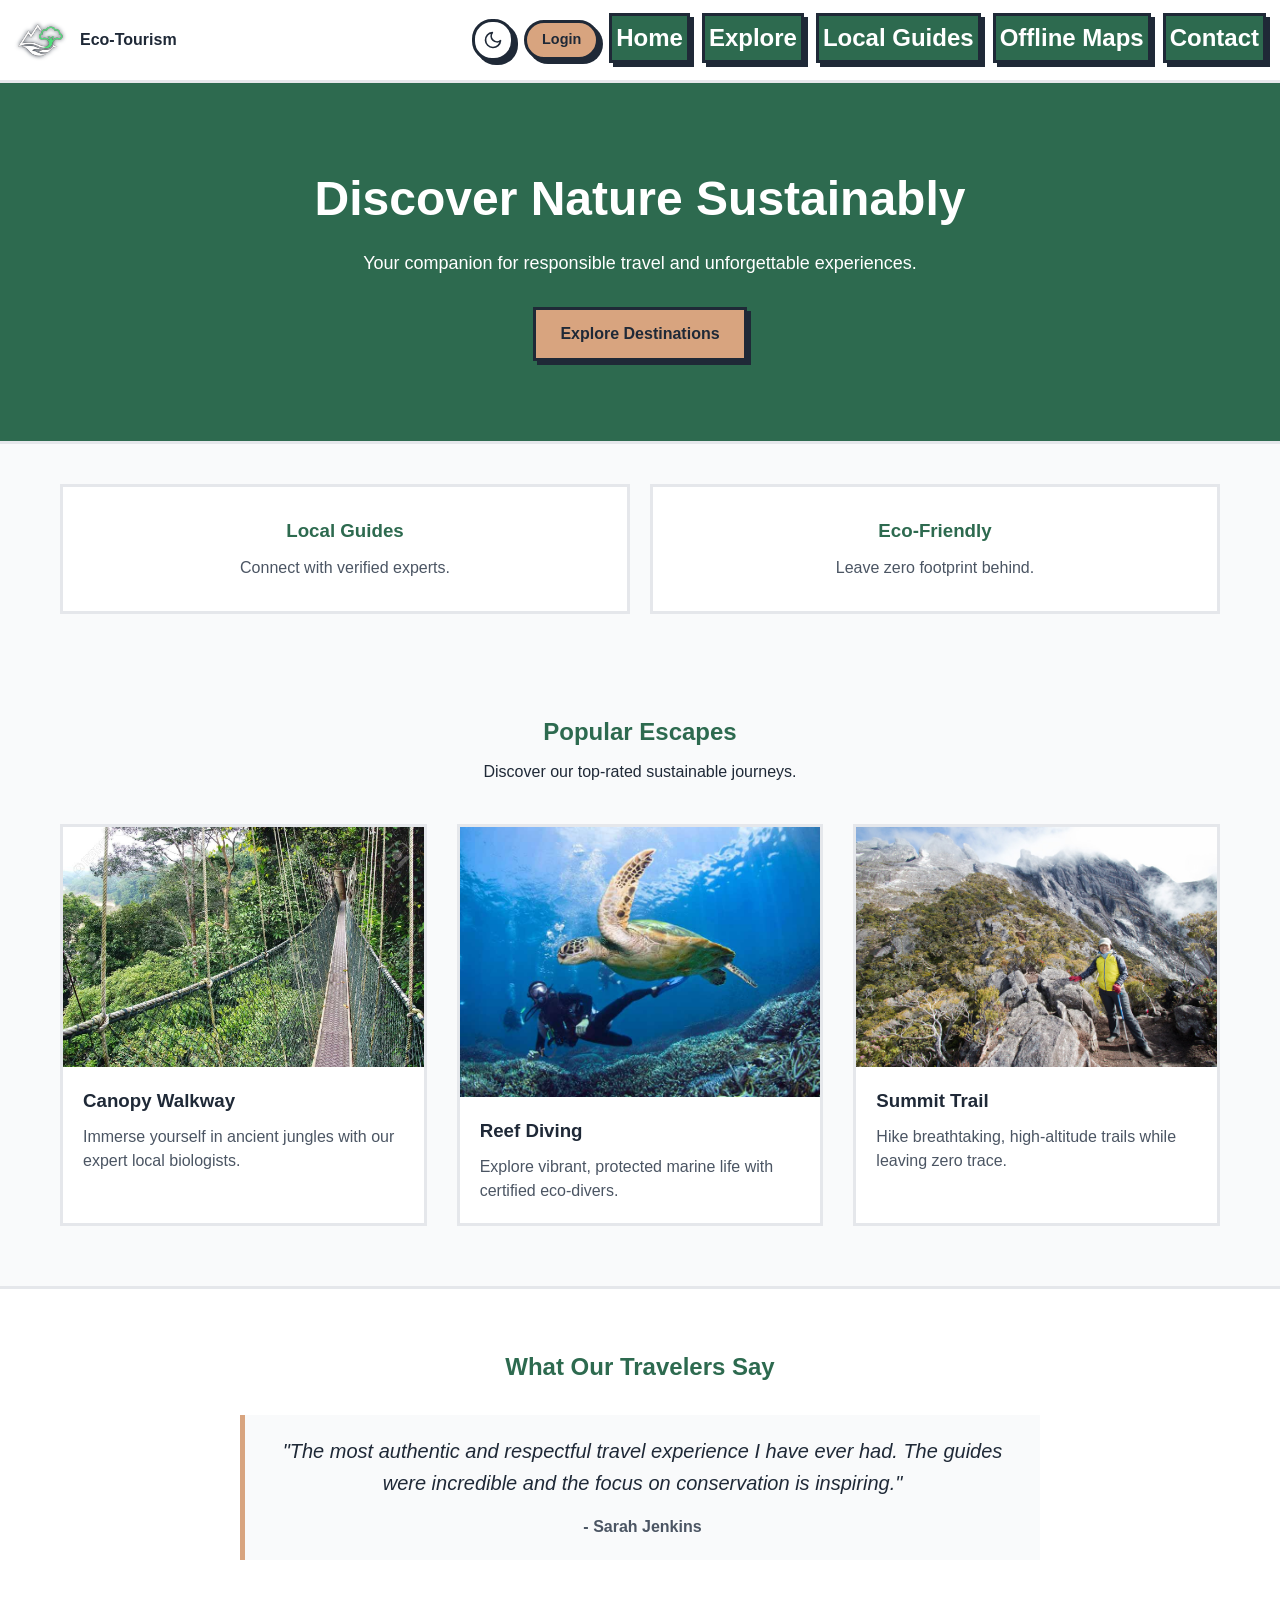
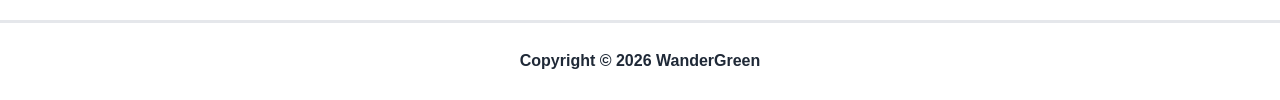
<file: index.html>
<!doctype html>
<html lang="en">
  <head>
    <meta charset="UTF-8" />
    <meta name="viewport" content="width=device-width, initial-scale=1.0" />
    <title>Eco-Tourism Guide App | Home</title>
    <link rel="stylesheet" href="css/style.css" />
    <link
      rel="icon"
      href="data:image/svg+xml,<svg xmlns=%22http://www.w3.org/2000/svg%22 viewBox=%220 0 100 100%22><text y=%22.9em%22 font-size=%2290%22>🌿</text></svg>"
    />
  </head>
  <body>
    <header>
      <div class="brand">
        <a
          href="index.html"
          style="display: flex; align-items: center; gap: 10px"
        >
          <img
            src="images/logo.svg"
            alt="Eco-Tourism Guide Logo"
            class="nav-logo"
          />
          <h1>Eco-Tourism</h1>
        </a>
      </div>

      <nav class="links">
        <div class="nav-controls">
          <button class="toggle-mode" aria-label="Toggle Theme">
            <svg
              class="icon-moon"
              xmlns="http://www.w3.org/2000/svg"
              width="20"
              height="20"
              viewBox="0 0 24 24"
              fill="none"
              stroke="currentColor"
              stroke-width="2"
              stroke-linecap="round"
              stroke-linejoin="round"
            >
              <path d="M21 12.79A9 9 0 1 1 11.21 3 7 7 0 0 0 21 12.79z"></path>
            </svg>
            <svg
              class="icon-sun"
              xmlns="http://www.w3.org/2000/svg"
              width="20"
              height="20"
              viewBox="0 0 24 24"
              fill="none"
              stroke="currentColor"
              stroke-width="2"
              stroke-linecap="round"
              stroke-linejoin="round"
            >
              <circle cx="12" cy="12" r="5"></circle>
              <line x1="12" y1="1" x2="12" y2="3"></line>
              <line x1="12" y1="21" x2="12" y2="23"></line>
              <line x1="4.22" y1="4.22" x2="5.64" y2="5.64"></line>
              <line x1="18.36" y1="18.36" x2="19.78" y2="19.78"></line>
              <line x1="1" y1="12" x2="3" y2="12"></line>
              <line x1="21" y1="12" x2="23" y2="12"></line>
              <line x1="4.22" y1="19.78" x2="5.64" y2="18.36"></line>
              <line x1="18.36" y1="5.64" x2="19.78" y2="4.22"></line>
            </svg>
          </button>

          <a href="#" class="cta-button" style="padding: 6px 15px; font-size: 0.9rem; border-radius: 20px; text-decoration: none;">Login</a>

          <button
            class="hamburger"
            id="mobile-menu-btn"
            aria-label="Toggle Menu"
          >
            &#9776;
          </button>
        </div>

        <ul class="nav-links">
          <li><a href="index.html">Home</a></li>
          <li><a href="destinations.html">Explore</a></li>
          <li><a href="guides.html">Local Guides</a></li>
          <li><a href="maps.html">Offline Maps</a></li>
          <li><a href="booking.html">Contact</a></li>
        </ul>
      </nav>
    </header>

    <main>
      <section id="hero">
        <h2>Discover Nature Sustainably</h2>
        <p>
          Your companion for responsible travel and unforgettable experiences.
        </p>
        <a href="destinations.html" class="cta-button">Explore Destinations</a>
      </section>

      <section id="features">
        <article class="feature-card">
          <h3>Local Guides</h3>
          <p>Connect with verified experts.</p>
        </article>
        <article class="feature-card">
          <h3>Eco-Friendly</h3>
          <p>Leave zero footprint behind.</p>
        </article>
      </section>

      <section id="featured-destinations">
        <div class="section-header">
          <h2>Popular Escapes</h2>
          <p>Discover our top-rated sustainable journeys.</p>
        </div>

        <div class="card-grid">
          <article class="destination-card">
            <img
              src="images/canopy-walkway-taman-negara.jpg"
              alt="Taman Negara"
            />
            <div class="card-content">
              <h3>Canopy Walkway</h3>
              <p>
                Immerse yourself in ancient jungles with our expert local
                biologists.
              </p>
            </div>
          </article>

          <article class="destination-card">
            <img src="images/khaiturtle.jpg" alt="Sipadan" />
            <div class="card-content">
              <h3>Reef Diving</h3>
              <p>
                Explore vibrant, protected marine life with certified
                eco-divers.
              </p>
            </div>
          </article>

          <article class="destination-card">
            <img src="images/ranau-trail.jpg" alt="Mount Kinabalu" />
            <div class="card-content">
              <h3>Summit Trail</h3>
              <p>
                Hike breathtaking, high-altitude trails while leaving zero
                trace.
              </p>
            </div>
          </article>
        </div>
      </section>

      <section id="testimonials">
        <h2>What Our Travelers Say</h2>
        <div class="testimonial-wrapper">
          <blockquote class="review">
            "The most authentic and respectful travel experience I have ever
            had. The guides were incredible and the focus on conservation is
            inspiring."
            <cite>- Sarah Jenkins</cite>
          </blockquote>
        </div>
      </section>
    </main>

    <footer><p>Copyright © 2026 WanderGreen</p></footer>

    <script src="https://ajax.googleapis.com/ajax/libs/jquery/3.7.1/jquery.min.js"></script>
    <script src="js/interactions.js"></script>
    <script src="js/main.js"></script>
  </body>
</html>
</file>
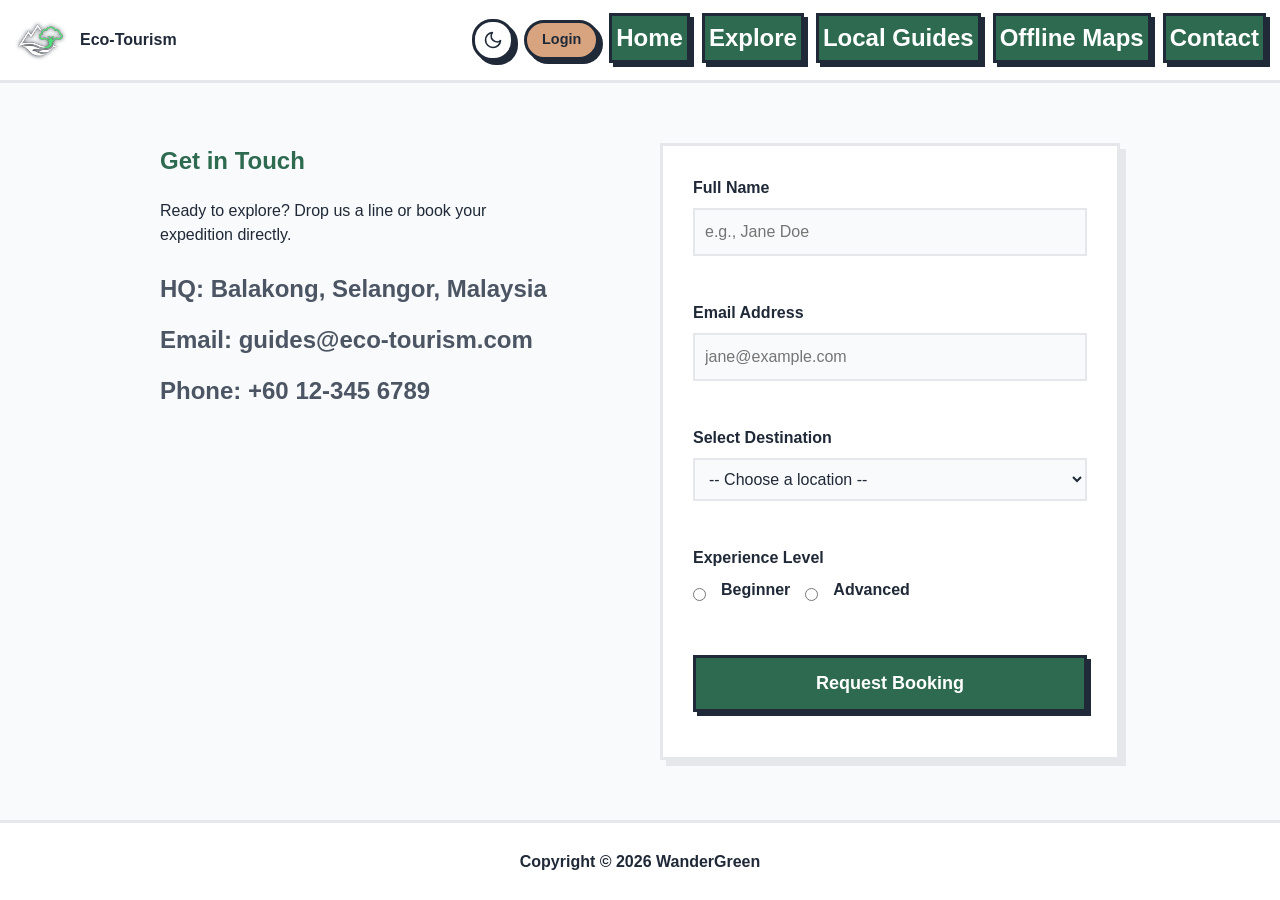
<file: booking.html>
<!doctype html>
<html lang="en">
  <head>
    <meta charset="UTF-8" />
    <meta name="viewport" content="width=device-width, initial-scale=1.0" />
    <title>Eco-Tourism Guide App | Contact & Booking</title>
    <link rel="stylesheet" href="css/style.css" />
    <link rel="icon" href="data:image/svg+xml,<svg xmlns=%22http://www.w3.org/2000/svg%22 viewBox=%220 0 100 100%22><text y=%22.9em%22 font-size=%2290%22>🌿</text></svg>">
  </head>
  <body>
    <header>
      <div class="brand">
        <a href="index.html" style="display: flex; align-items: center; gap: 10px;">
          <img src="images/logo.svg" alt="Eco-Tourism Guide Logo" class="nav-logo">
          <h1>Eco-Tourism</h1>
        </a>
      </div>

      <nav class="links">
        <div class="nav-controls">
          <button class="toggle-mode" aria-label="Toggle Theme">
            <svg class="icon-moon" xmlns="http://www.w3.org/2000/svg" width="20" height="20" viewBox="0 0 24 24" fill="none" stroke="currentColor" stroke-width="2" stroke-linecap="round" stroke-linejoin="round">
              <path d="M21 12.79A9 9 0 1 1 11.21 3 7 7 0 0 0 21 12.79z"></path>
            </svg>
            <svg class="icon-sun" xmlns="http://www.w3.org/2000/svg" width="20" height="20" viewBox="0 0 24 24" fill="none" stroke="currentColor" stroke-width="2" stroke-linecap="round" stroke-linejoin="round">
              <circle cx="12" cy="12" r="5"></circle>
              <line x1="12" y1="1" x2="12" y2="3"></line>
              <line x1="12" y1="21" x2="12" y2="23"></line>
              <line x1="4.22" y1="4.22" x2="5.64" y2="5.64"></line>
              <line x1="18.36" y1="18.36" x2="19.78" y2="19.78"></line>
              <line x1="1" y1="12" x2="3" y2="12"></line>
              <line x1="21" y1="12" x2="23" y2="12"></line>
              <line x1="4.22" y1="19.78" x2="5.64" y2="18.36"></line>
              <line x1="18.36" y1="5.64" x2="19.78" y2="4.22"></line>
            </svg>
          </button>

          <a href="#" class="cta-button" style="padding: 6px 15px; font-size: 0.9rem; border-radius: 20px; text-decoration: none;">Login</a>
          
          <button class="hamburger" id="mobile-menu-btn" aria-label="Toggle Menu">&#9776;</button>
        </div>

        <ul class="nav-links">
          <li><a href="index.html">Home</a></li>
          <li><a href="destinations.html">Explore</a></li>
          <li><a href="guides.html">Local Guides</a></li>
          <li><a href="maps.html">Offline Maps</a></li>
          <li><a href="booking.html">Contact</a></li>
        </ul>
      </nav>
    </header>

    <main>
      <section id="contact-container">
        <!-- Contact Info Block -->
        <aside class="contact-details">
          <h2>Get in Touch</h2>
          <p>Ready to explore? Drop us a line or book your expedition directly.</p><br>
          <ul class="info-list">
            <li><strong>HQ:</strong> Balakong, Selangor, Malaysia</li>
            <li><strong>Email:</strong> guides@eco-tourism.com</li>
            <li><strong>Phone:</strong> +60 12-345 6789</li>
          </ul>
        </aside>

        <!-- The Booking Form -->
        <div class="form-wrapper">
          <form id="booking-form" novalidate>
            
            <div class="form-group">
              <label for="fullName">Full Name</label>
              <input type="text" id="fullName" name="fullName" placeholder="e.g., Jane Doe">
              <span class="error-msg" id="nameError"></span>
            </div>

            <div class="form-group">
              <label for="emailAddr">Email Address</label>
              <input type="email" id="emailAddr" name="emailAddr" placeholder="jane@example.com">
              <span class="error-msg" id="emailError"></span>
            </div>

            <div class="form-group">
              <label for="destination">Select Destination</label>
              <select id="destination" name="destination">
                <option value="">-- Choose a location --</option>
                <option value="danum">Danum Valley Canopy</option>
                <option value="sipadan">Sipadan Reef Dive</option>
                <option value="kinabalu">Mount Kinabalu Summit</option>
              </select>
              <span class="error-msg" id="destError"></span>
            </div>

            <div class="form-group">
              <label>Experience Level</label>
              <div class="radio-group">
                <input type="radio" id="expBeginner" name="experience" value="beginner">
                <label for="expBeginner">Beginner</label>
                
                <input type="radio" id="expAdvanced" name="experience" value="advanced">
                <label for="expAdvanced">Advanced</label>
              </div>
              <span class="error-msg" id="radioError"></span>
            </div>

            <button type="submit" class="submit-btn">Request Booking</button>
            <div id="successMessage" class="success-msg"></div>
          </form>
        </div>
      </section>
    </main>

    <footer>
      <p>Copyright © 2026 WanderGreen</p>
    </footer>

    <script src="https://ajax.googleapis.com/ajax/libs/jquery/3.7.1/jquery.min.js"></script>
    <script src="js/interactions.js"></script>
    <script src="js/main.js"></script>
  </body>
</html>
</file>
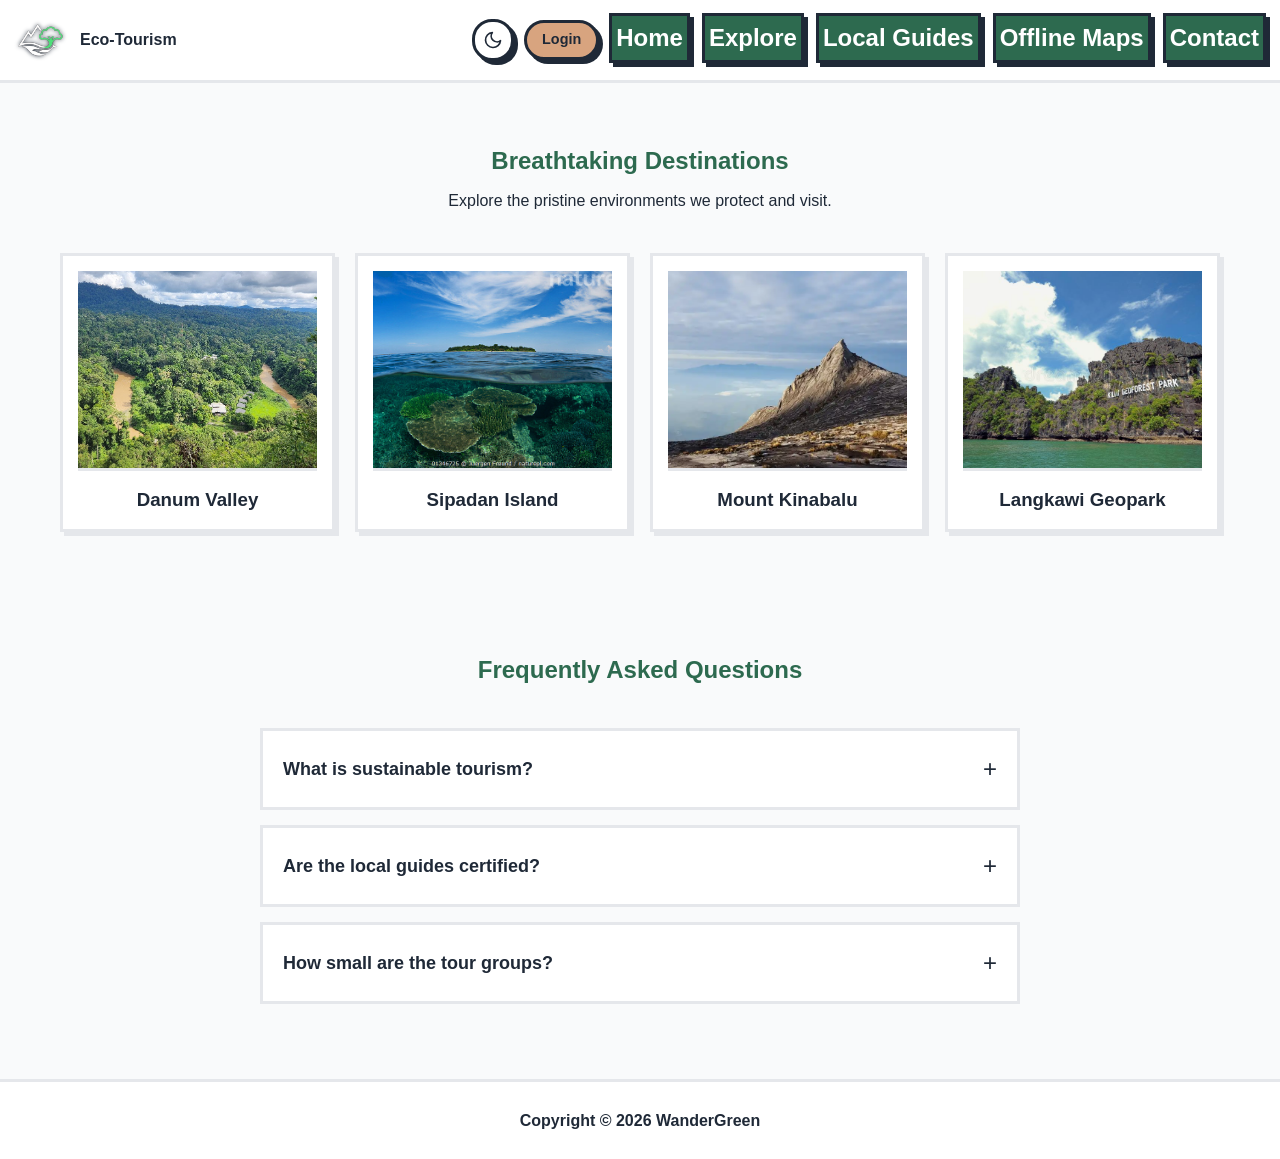
<file: destinations.html>
<!doctype html>
<html lang="en">
  <head>
    <meta charset="UTF-8" />
    <meta name="viewport" content="width=device-width, initial-scale=1.0" />
    <title>Eco-Tourism Guide App | Explore</title>
    <link rel="stylesheet" href="css/style.css" />
    <link rel="icon" href="data:image/svg+xml,<svg xmlns=%22http://www.w3.org/2000/svg%22 viewBox=%220 0 100 100%22><text y=%22.9em%22 font-size=%2290%22>🌿</text></svg>">
  </head>
  <body>
    <header>
      <div class="brand">
        <a href="index.html" style="display: flex; align-items: center; gap: 10px;">
          <img src="images/logo.svg" alt="Eco-Tourism Guide Logo" class="nav-logo">
          <h1>Eco-Tourism</h1>
        </a>
      </div>

      <nav class="links">
        <div class="nav-controls">
          <button class="toggle-mode" aria-label="Toggle Theme">
            <svg class="icon-moon" xmlns="http://www.w3.org/2000/svg" width="20" height="20" viewBox="0 0 24 24" fill="none" stroke="currentColor" stroke-width="2" stroke-linecap="round" stroke-linejoin="round">
              <path d="M21 12.79A9 9 0 1 1 11.21 3 7 7 0 0 0 21 12.79z"></path>
            </svg>
            <svg class="icon-sun" xmlns="http://www.w3.org/2000/svg" width="20" height="20" viewBox="0 0 24 24" fill="none" stroke="currentColor" stroke-width="2" stroke-linecap="round" stroke-linejoin="round">
              <circle cx="12" cy="12" r="5"></circle>
              <line x1="12" y1="1" x2="12" y2="3"></line>
              <line x1="12" y1="21" x2="12" y2="23"></line>
              <line x1="4.22" y1="4.22" x2="5.64" y2="5.64"></line>
              <line x1="18.36" y1="18.36" x2="19.78" y2="19.78"></line>
              <line x1="1" y1="12" x2="3" y2="12"></line>
              <line x1="21" y1="12" x2="23" y2="12"></line>
              <line x1="4.22" y1="19.78" x2="5.64" y2="18.36"></line>
              <line x1="18.36" y1="5.64" x2="19.78" y2="4.22"></line>
            </svg>
          </button>

          <a href="#" class="cta-button" style="padding: 6px 15px; font-size: 0.9rem; border-radius: 20px; text-decoration: none;">Login</a>

          <button class="hamburger" id="mobile-menu-btn" aria-label="Toggle Menu">&#9776;</button>
        </div>

        <ul class="nav-links">
          <li><a href="index.html">Home</a></li>
          <li><a href="destinations.html">Explore</a></li>
          <li><a href="guides.html">Local Guides</a></li>
          <li><a href="maps.html">Offline Maps</a></li>
          <li><a href="booking.html">Contact</a></li>
        </ul>
      </nav>
    </header>

    <main>
      <section id="gallery">
        <h2>Breathtaking Destinations</h2>
        <p>Explore the pristine environments we protect and visit.</p>
        
        <div class="gallery-grid">
          <article class="gallery-item">
            <img class="gallery-img" src="images/danum-valley.jpg" alt="Image: Rainforest">
            <h3>Danum Valley</h3>
          </article>
          <article class="gallery-item">
            <img class="gallery-img" src="images/sipadan.jpg" alt="Image: Coral Reef">
            <h3>Sipadan Island</h3>
          </article>
          <article class="gallery-item">
            <img class="gallery-img" src="images/kinabalu-peak.webp" alt="Image: Mountain Peak">
            <h3>Mount Kinabalu</h3>
          </article>
          <article class="gallery-item">
            <img class="gallery-img" src="images/langkawi-mangrove.jpg" alt="Image: Mangroves">
            <h3>Langkawi Geopark</h3>
          </article>
        </div>
      </section>

      <section id="faq">
        <h2>Frequently Asked Questions</h2>
        
        <div class="accordion">
          <div class="accordion-item">
            <button class="accordion-question">What is sustainable tourism?</button>
            <div class="accordion-answer">
              <p>Sustainable tourism minimizes the environmental impact of travel while supporting local communities and conservation efforts.</p>
            </div>
          </div>
          
          <div class="accordion-item">
            <button class="accordion-question">Are the local guides certified?</button>
            <div class="accordion-answer">
              <p>Yes, all our local guides are thoroughly vetted, trained in first aid, and certified in local ecological conservation practices.</p>
            </div>
          </div>
          
          <div class="accordion-item">
            <button class="accordion-question">How small are the tour groups?</button>
            <div class="accordion-answer">
              <p>To ensure zero footprint and a highly personalized experience, we cap all our expeditions at a maximum of 8 travelers.</p>
            </div>
          </div>
        </div>
      </section>
    </main>

    <footer>
      <p>Copyright © 2026 WanderGreen</p>
    </footer>

    <script src="https://ajax.googleapis.com/ajax/libs/jquery/3.7.1/jquery.min.js"></script>
    <script src="js/interactions.js"></script>
    <script src="js/main.js"></script>
  </body>
</html>
</file>
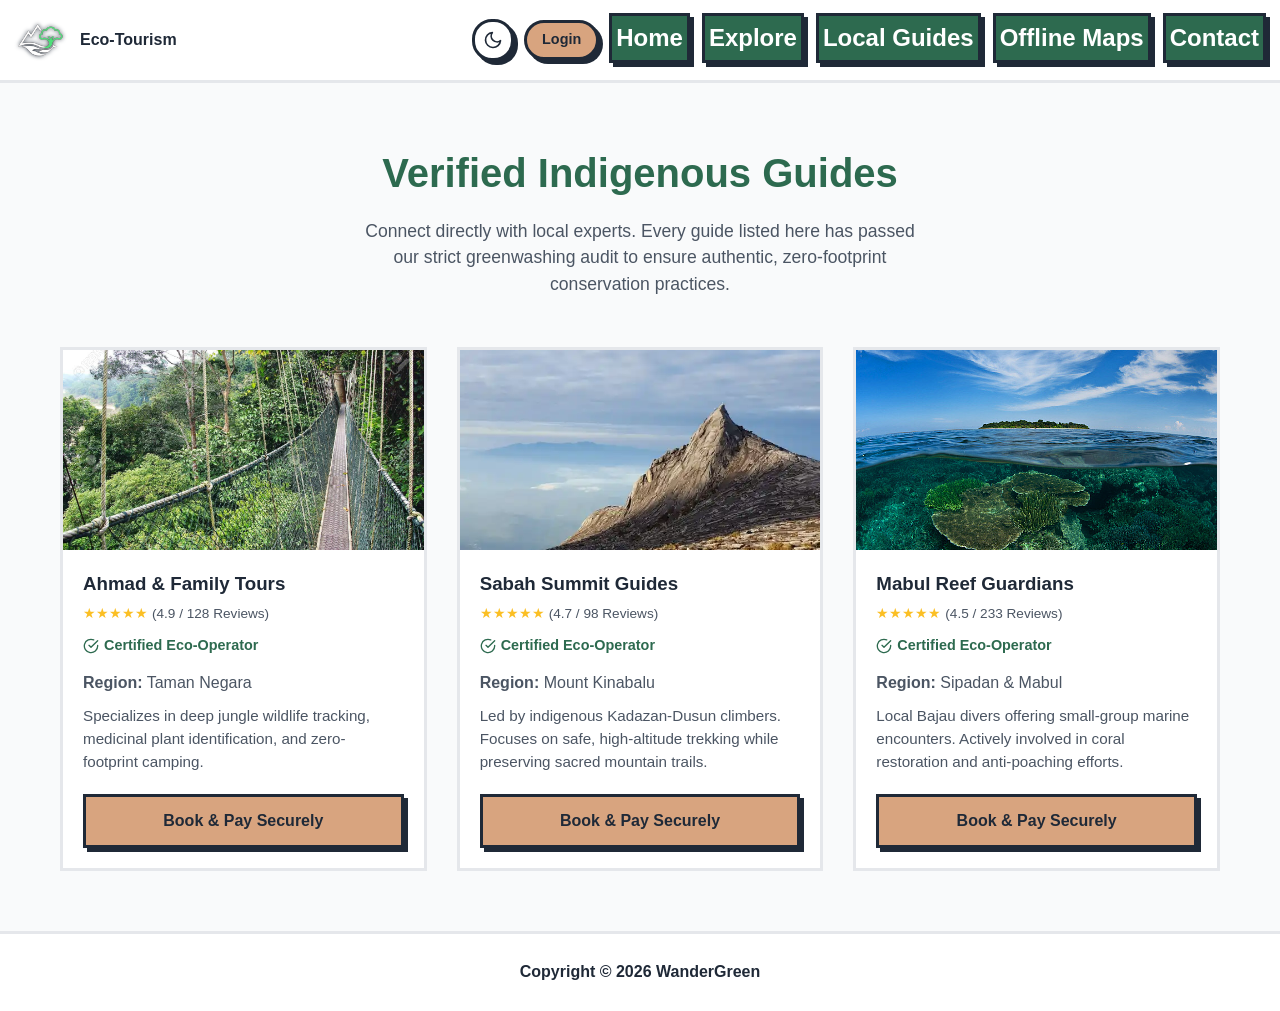
<file: guides.html>
<!doctype html>
<html lang="en">
  <head>
    <meta charset="UTF-8" />
    <meta name="viewport" content="width=device-width, initial-scale=1.0" />
    <title>Eco-Tourism Guide App | Local Guides</title>
    <link rel="stylesheet" href="css/style.css" />
    <link rel="icon" href="data:image/svg+xml,<svg xmlns=%22http://www.w3.org/2000/svg%22 viewBox=%220 0 100 100%22><text y=%22.9em%22 font-size=%2290%22>🌿</text></svg>">
  </head>
  <body>
    <header>
      <div class="brand">
        <a
          href="index.html"
          style="display: flex; align-items: center; gap: 10px"
        >
          <img
            src="images/logo.svg"
            alt="Eco-Tourism Guide Logo"
            class="nav-logo"
          />
          <h1>Eco-Tourism</h1>
        </a>
      </div>

      <nav class="links">
        <div class="nav-controls">
          <button class="toggle-mode" aria-label="Toggle Theme">
            <svg
              class="icon-moon"
              xmlns="http://www.w3.org/2000/svg"
              width="20"
              height="20"
              viewBox="0 0 24 24"
              fill="none"
              stroke="currentColor"
              stroke-width="2"
              stroke-linecap="round"
              stroke-linejoin="round"
            >
              <path d="M21 12.79A9 9 0 1 1 11.21 3 7 7 0 0 0 21 12.79z"></path>
            </svg>
            <svg
              class="icon-sun"
              xmlns="http://www.w3.org/2000/svg"
              width="20"
              height="20"
              viewBox="0 0 24 24"
              fill="none"
              stroke="currentColor"
              stroke-width="2"
              stroke-linecap="round"
              stroke-linejoin="round"
            >
              <circle cx="12" cy="12" r="5"></circle>
              <line x1="12" y1="1" x2="12" y2="3"></line>
              <line x1="12" y1="21" x2="12" y2="23"></line>
              <line x1="4.22" y1="4.22" x2="5.64" y2="5.64"></line>
              <line x1="18.36" y1="18.36" x2="19.78" y2="19.78"></line>
              <line x1="1" y1="12" x2="3" y2="12"></line>
              <line x1="21" y1="12" x2="23" y2="12"></line>
              <line x1="4.22" y1="19.78" x2="5.64" y2="18.36"></line>
              <line x1="18.36" y1="5.64" x2="19.78" y2="4.22"></line>
            </svg>
          </button>

          <a href="#" class="cta-button" style="padding: 6px 15px; font-size: 0.9rem; border-radius: 20px; text-decoration: none;">Login</a>
          
          <button
            class="hamburger"
            id="mobile-menu-btn"
            aria-label="Toggle Menu"
          >
            &#9776;
          </button>
        </div>

        <ul class="nav-links">
          <li><a href="index.html">Home</a></li>
          <li><a href="destinations.html">Explore</a></li>
          <li><a href="guides.html">Local Guides</a></li>
          <li><a href="maps.html">Offline Maps</a></li>
          <li><a href="booking.html">Contact</a></li>
        </ul>
      </nav>
    </header>

    <main>
      <section id="guides-directory" style="padding: 60px 20px; max-width: 1200px; margin: 0 auto;">
        
        <div class="section-header" style="text-align: center; margin-bottom: 50px;">
          <h2 style="color: var(--primary-color); font-size: 2.5rem; margin-bottom: 15px;">Verified Indigenous Guides</h2>
          <p style="font-size: 1.1rem; color: var(--text-secondary); max-width: 600px; margin: 0 auto;">
            Connect directly with local experts. Every guide listed here has passed our strict greenwashing audit to ensure authentic, zero-footprint conservation practices.
          </p>
        </div>

        <div class="card-grid">
          
          <article class="destination-card">
            <img src="images/canopy-walkway-taman-negara.jpg" alt="Taman Negara Canopy" style="height: 200px; object-fit: cover;">
            <div class="card-content">
              <h3 style="margin-bottom: 5px;">Ahmad & Family Tours</h3>

              <div style="color: #fbbf24; font-size: 0.9rem; margin-bottom: 10px;">
                ★★★★★ <span style="color: var(--text-secondary); font-size: 0.85rem;">(4.9 / 128 Reviews)</span>
              </div>

              <div style="display: flex; align-items: center; gap: 5px; margin-bottom: 15px; color: var(--primary-color); font-weight: bold; font-size: 0.9rem;">
                <svg width="16" height="16" viewBox="0 0 24 24" fill="none" stroke="currentColor" stroke-width="2" stroke-linecap="round" stroke-linejoin="round"><path d="M22 11.08V12a10 10 0 1 1-5.93-9.14"></path><polyline points="22 4 12 14.01 9 11.01"></polyline></svg>
                <span>Certified Eco-Operator</span>
              </div>
              <p style="margin-bottom: 10px;"><strong>Region:</strong> Taman Negara</p>
              <p style="font-size: 0.95rem; margin-bottom: 20px;">Specializes in deep jungle wildlife tracking, medicinal plant identification, and zero-footprint camping.</p>
              <button class="cta-button" style="width: 100%;">Book & Pay Securely</button>
            </div>
          </article>

          <article class="destination-card">
            <img src="images/kinabalu-peak.webp" alt="Mount Kinabalu Peak" style="height: 200px; object-fit: cover;">
            <div class="card-content">
              <h3 style="margin-bottom: 5px;">Sabah Summit Guides</h3>

              <div style="color: #fbbf24; font-size: 0.9rem; margin-bottom: 10px;">
                ★★★★★ <span style="color: var(--text-secondary); font-size: 0.85rem;">(4.7 / 98 Reviews)</span>
              </div>

              <div style="display: flex; align-items: center; gap: 5px; margin-bottom: 15px; color: var(--primary-color); font-weight: bold; font-size: 0.9rem;">
                <svg width="16" height="16" viewBox="0 0 24 24" fill="none" stroke="currentColor" stroke-width="2" stroke-linecap="round" stroke-linejoin="round"><path d="M22 11.08V12a10 10 0 1 1-5.93-9.14"></path><polyline points="22 4 12 14.01 9 11.01"></polyline></svg>
                <span>Certified Eco-Operator</span>
              </div>
              <p style="margin-bottom: 10px;"><strong>Region:</strong> Mount Kinabalu</p>
              <p style="font-size: 0.95rem; margin-bottom: 20px;">Led by indigenous Kadazan-Dusun climbers. Focuses on safe, high-altitude trekking while preserving sacred mountain trails.</p>

              <button class="cta-button" style="width: 100%;">Book & Pay Securely</button>
            </div>
          </article>

          <article class="destination-card">
            <img src="images/sipadan.jpg" alt="Sipadan Reef" style="height: 200px; object-fit: cover;">
            <div class="card-content">
              <h3 style="margin-bottom: 5px;">Mabul Reef Guardians</h3>

              <div style="color: #fbbf24; font-size: 0.9rem; margin-bottom: 10px;">
                ★★★★★ <span style="color: var(--text-secondary); font-size: 0.85rem;">(4.5 / 233 Reviews)</span>
              </div>

              <div style="display: flex; align-items: center; gap: 5px; margin-bottom: 15px; color: var(--primary-color); font-weight: bold; font-size: 0.9rem;">
                <svg width="16" height="16" viewBox="0 0 24 24" fill="none" stroke="currentColor" stroke-width="2" stroke-linecap="round" stroke-linejoin="round"><path d="M22 11.08V12a10 10 0 1 1-5.93-9.14"></path><polyline points="22 4 12 14.01 9 11.01"></polyline></svg>
                <span>Certified Eco-Operator</span>
              </div>
              <p style="margin-bottom: 10px;"><strong>Region:</strong> Sipadan & Mabul</p>
              <p style="font-size: 0.95rem; margin-bottom: 20px;">Local Bajau divers offering small-group marine encounters. Actively involved in coral restoration and anti-poaching efforts.</p>
              <button class="cta-button" style="width: 100%;">Book & Pay Securely</button>
            </div>
          </article>

        </div>
      </section>
    </main>

    <footer>
      <p>Copyright © 2026 WanderGreen</p>
    </footer>

    <script src="https://ajax.googleapis.com/ajax/libs/jquery/3.7.1/jquery.min.js"></script>
    <script src="js/interactions.js"></script>
    <script src="js/main.js"></script>
  </body>
</html>
</file>
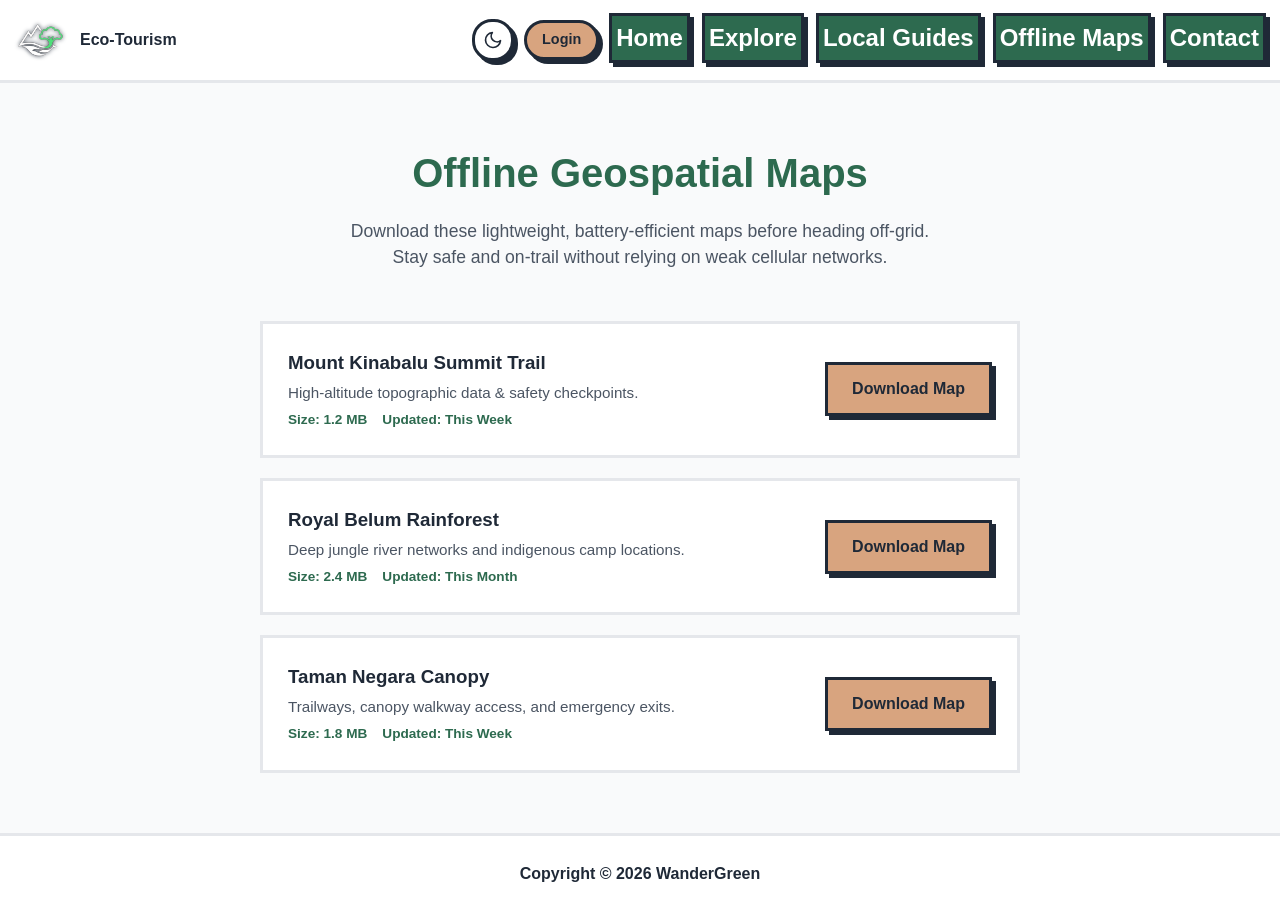
<file: maps.html>
<!doctype html>
<html lang="en">
  <head>
    <meta charset="UTF-8" />
    <meta name="viewport" content="width=device-width, initial-scale=1.0" />
    <title>Eco-Tourism Guide App | Maps</title>
    <link rel="stylesheet" href="css/style.css" />
    <link rel="icon" href="data:image/svg+xml,<svg xmlns=%22http://www.w3.org/2000/svg%22 viewBox=%220 0 100 100%22><text y=%22.9em%22 font-size=%2290%22>🌿</text></svg>">
  </head>
  <body>
    <header>
      <div class="brand">
        <a
          href="index.html"
          style="display: flex; align-items: center; gap: 10px"
        >
          <img
            src="images/logo.svg"
            alt="Eco-Tourism Guide Logo"
            class="nav-logo"
          />
          <h1>Eco-Tourism</h1>
        </a>
      </div>

      <nav class="links">
        <div class="nav-controls">
          <button class="toggle-mode" aria-label="Toggle Theme">
            <svg
              class="icon-moon"
              xmlns="http://www.w3.org/2000/svg"
              width="20"
              height="20"
              viewBox="0 0 24 24"
              fill="none"
              stroke="currentColor"
              stroke-width="2"
              stroke-linecap="round"
              stroke-linejoin="round"
            >
              <path d="M21 12.79A9 9 0 1 1 11.21 3 7 7 0 0 0 21 12.79z"></path>
            </svg>
            <svg
              class="icon-sun"
              xmlns="http://www.w3.org/2000/svg"
              width="20"
              height="20"
              viewBox="0 0 24 24"
              fill="none"
              stroke="currentColor"
              stroke-width="2"
              stroke-linecap="round"
              stroke-linejoin="round"
            >
              <circle cx="12" cy="12" r="5"></circle>
              <line x1="12" y1="1" x2="12" y2="3"></line>
              <line x1="12" y1="21" x2="12" y2="23"></line>
              <line x1="4.22" y1="4.22" x2="5.64" y2="5.64"></line>
              <line x1="18.36" y1="18.36" x2="19.78" y2="19.78"></line>
              <line x1="1" y1="12" x2="3" y2="12"></line>
              <line x1="21" y1="12" x2="23" y2="12"></line>
              <line x1="4.22" y1="19.78" x2="5.64" y2="18.36"></line>
              <line x1="18.36" y1="5.64" x2="19.78" y2="4.22"></line>
            </svg>
          </button>

          <a href="#" class="cta-button" style="padding: 6px 15px; font-size: 0.9rem; border-radius: 20px; text-decoration: none;">Login</a>

          <button
            class="hamburger"
            id="mobile-menu-btn"
            aria-label="Toggle Menu"
          >
            &#9776;
          </button>
        </div>

        <ul class="nav-links">
          <li><a href="index.html">Home</a></li>
          <li><a href="destinations.html">Explore</a></li>
          <li><a href="guides.html">Local Guides</a></li>
          <li><a href="maps.html">Offline Maps</a></li>
          <li><a href="booking.html">Contact</a></li>
        </ul>
      </nav>
    </header>

    <main>
      <section id="offline-maps" style="padding: 60px 20px; max-width: 800px; margin: 0 auto;">
        
        <div class="section-header" style="text-align: center; margin-bottom: 50px;">
          <h2 style="color: var(--primary-color); font-size: 2.5rem; margin-bottom: 15px;">Offline Geospatial Maps</h2>
          <p style="font-size: 1.1rem; color: var(--text-secondary); max-width: 600px; margin: 0 auto;">
            Download these lightweight, battery-efficient maps before heading off-grid. Stay safe and on-trail without relying on weak cellular networks.
          </p>
        </div>

        <div style="display: flex; flex-direction: column; gap: 20px;">
          
          <div class="map-item" style="border: 3px solid var(--border-color); padding: 25px; background-color: var(--surface-color); display: flex; justify-content: space-between; align-items: center; flex-wrap: wrap; gap: 15px;">
            <div class="map-info">
              <h3 style="color: var(--text-primary); margin-bottom: 5px;">Mount Kinabalu Summit Trail</h3>
              <p style="font-size: 0.95rem; color: var(--text-secondary); margin-bottom: 5px;">High-altitude topographic data & safety checkpoints.</p>
              <div style="display: flex; gap: 15px; font-size: 0.85rem; font-weight: bold; color: var(--primary-color);">
                <span>Size: 1.2 MB</span>
                <span>Updated: This Week</span>
              </div>
            </div>
            <button class="cta-button download-btn" style="min-width: 160px; text-align: center;">Download Map</button>
          </div>

          <div class="map-item" style="border: 3px solid var(--border-color); padding: 25px; background-color: var(--surface-color); display: flex; justify-content: space-between; align-items: center; flex-wrap: wrap; gap: 15px;">
            <div class="map-info">
              <h3 style="color: var(--text-primary); margin-bottom: 5px;">Royal Belum Rainforest</h3>
              <p style="font-size: 0.95rem; color: var(--text-secondary); margin-bottom: 5px;">Deep jungle river networks and indigenous camp locations.</p>
              <div style="display: flex; gap: 15px; font-size: 0.85rem; font-weight: bold; color: var(--primary-color);">
                <span>Size: 2.4 MB</span>
                <span>Updated: This Month</span>
              </div>
            </div>
            <button class="cta-button download-btn" style="min-width: 160px; text-align: center;">Download Map</button>
          </div>

          <div class="map-item" style="border: 3px solid var(--border-color); padding: 25px; background-color: var(--surface-color); display: flex; justify-content: space-between; align-items: center; flex-wrap: wrap; gap: 15px;">
            <div class="map-info">
              <h3 style="color: var(--text-primary); margin-bottom: 5px;">Taman Negara Canopy</h3>
              <p style="font-size: 0.95rem; color: var(--text-secondary); margin-bottom: 5px;">Trailways, canopy walkway access, and emergency exits.</p>
              <div style="display: flex; gap: 15px; font-size: 0.85rem; font-weight: bold; color: var(--primary-color);">
                <span>Size: 1.8 MB</span>
                <span>Updated: This Week</span>
              </div>
            </div>
            <button class="cta-button download-btn" style="min-width: 160px; text-align: center;">Download Map</button>
          </div>

        </div>
      </section>
    </main>

    <footer>
      <p>Copyright © 2026 WanderGreen</p>
    </footer>

    <script src="https://ajax.googleapis.com/ajax/libs/jquery/3.7.1/jquery.min.js"></script>
    <script src="js/interactions.js"></script>
    <script src="js/main.js"></script>
  </body>
</html>
</file>
<file: css/style.css>
@import url(reset.css);

:root {
  --primary-color: #2d6a4f;
  --secondary-color: #74c69d;
  --accent-color: #d8a47f;

  --bg-color: #f9fafb;
  --surface-color: #ffffff;

  --text-primary: #1f2937;
  --text-secondary: #4b5563;

  --border-color: #e5e7eb;
  --error-color: #ef4444;
}

.dark {
  --primary-color: #10b981;
  --secondary-color: #2d6a4f;
  --accent-color: #e2b08d;

  --bg-color: #111827;
  --surface-color: #1f2937;

  --text-primary: #f9fafb;
  --text-secondary: #9ca3af;

  --border-color: #374151;
}

/* All pages */

html {
  scroll-behavior: smooth;
}

body {
  display: flex;
  flex-direction: column;
  background-color: var(--bg-color);
  color: var(--text-primary);
  min-height: 100vh;
  font-family: 'Segoe UI', Tahoma, Geneva, Verdana, sans-serif;
}

a {
  text-decoration: none;
  color: var(--text-primary);
}

*::selection {
  background-color: var(--secondary-color);
}

ul,
li,
h1 {
  margin: 0;
  padding: 0;
  font-weight: 700;
  font-size: max(24px, 100%);
}

header,
footer {
  display: flex;
  align-items: center;
  padding: 10px;
  min-height: 80px;
  background-color: var(--surface-color);
  color: var(--text-primary);

  flex-wrap: wrap;
}

header {
  justify-content: space-between;
  border-bottom: 3px solid var(--border-color);
  flex-wrap: nowrap;
}

.brand h1 {
  font-size: 16px;
  white-space: nowrap;
}

footer {
  justify-content: center;
  border-top: 3px solid var(--border-color);
  font-weight: 700;
}

main {
  flex: 1;
}

ul {
  display: flex;
  align-items: center;
  gap: 8px;
  list-style: none;
}

.links {
  display: flex;
  gap: 10px;
}

/* nav control container */
.nav-controls {
  display: flex;
  align-items: center;
  gap: 10px;
}

/* Toggle theme */
.toggle-mode {
  background-color: var(--surface-color);
  color: var(--text-primary);
  border: 3px solid var(--text-primary);
  padding: 8px;
  border-radius: 20px;
  font-family: inherit;
  font-weight: 700;
  font-size: 16px;
  cursor: pointer;
  box-shadow: 4px 4px var(--text-primary);
  transition: all 0.1s ease;
}

.toggle-mode:hover {
  background-color: var(--secondary-color);
  color: var(--surface-color);
}

.toggle-mode:active {
  margin: 4px -4px -4px 4px;
  box-shadow: 0px 0px 0px;
}

.icon-sun { 
  display: none; 
}
.icon-moon { 
  display: block; 
}

body.dark .icon-sun { 
  display: block; 
}
body.dark .icon-moon { 
  display: none; 
}

/* nav links */
.nav-links a {
  display: block;
  background-color: var(--primary-color);
  color: var(--surface-color);
  border: 3px solid var(--text-primary);
  padding: 4px;
  margin: 0 4px 4px 0;
  box-shadow: 4px 4px var(--text-primary);
  transition: all 0.1s ease;
}

.nav-logo {
  height: 60px;
  width: auto;
  display: block;
  filter: drop-shadow(0px 0px 2px var(--text-primary));
}

.nav-links a:hover {
  background-color: var(--secondary-color);
}

.nav-links a:active {
  margin: 4px 0 0 4px;
  box-shadow: 0px 0px;
}

/* Toggle nav button for mobile */
.hamburger {
  display: none;
  cursor: pointer;
}

@media (max-width: 600px) {
  .nav-links {
    display: none;
    flex-direction: column;
    position: absolute;
    top: 70px;
    right: 10px;
    gap: 8px;

    background-color: var(--surface-color);
    border: 3px solid var(--border-color);
    padding: 10px;
  }

  .nav-links li {
    width: 100%;
    margin: 0 0 4px;
  }

  .hamburger {
    display: flex;
    background-color: var(--primary-color);
    color: var(--surface-color);
    border: 3px solid var(--text-primary);
    padding: 4px;
    margin: 0 4px 4px 0;
    box-shadow: 4px 4px var(--text-primary);
    transition: all 0.1s ease;
  }

  .hamburger:hover {
    background-color: var(--secondary-color);
  }

  .hamburger:active {
    margin: 4px 0 0 4px;
    box-shadow: 0px 0px;
  }
}

/* Home page */

#hero {
  text-align: center;
  padding: 80px 20px;
  background-color: var(--primary-color);
  color: var(--surface-color);
  border-bottom: 3px solid var(--border-color);
}

#hero h2 {
  font-size: clamp(28px, 5vw, 48px);
  margin-bottom: 15px;
}

#hero p {
  font-size: 18px;
  margin-bottom: 30px;
  max-width: 600px;
  margin-inline: auto;
}

/* Call To Action Button */
.cta-button {
  display: inline-block;
  background-color: var(--accent-color);
  color: var(--text-primary);
  padding: 12px 24px;
  font-weight: 700;
  border: 3px solid var(--text-primary);
  box-shadow: 4px 4px var(--text-primary);
  transition: all 0.1s ease;
}

.cta-button:hover {
  background-color: var(--surface-color);
  transform: translateY(-2px);
}

.cta-button:active {
  box-shadow: 0px 0px 0px;
  transform: translate(4px, 4px);
}

/* features section with grid */
#features {
  display: grid;
  grid-template-columns: repeat(auto-fit, minmax(250px, 1fr));
  gap: 20px;
  padding: 40px 20px;
  max-width: 1200px;
  margin: 0 auto;
}

.feature-card {
  background-color: var(--surface-color);
  padding: 30px 20px;
  border: 3px solid var(--border-color);
  text-align: center;
  transition: all 0.3s ease;
}

.feature-card:hover {
  border-color: var(--primary-color);
  transform: translateY(-5px);
  box-shadow: 4px 4px var(--border-color);
}

.feature-card h3 {
  color: var(--primary-color);
  margin-bottom: 10px;
}

.feature-card p {
  color: var(--text-secondary);
  line-height: 1.6;
}

#featured-destinations {
  padding: 60px 20px;
  background-color: var(--bg-color);
  max-width: 1200px;
  margin: 0 auto;
}

.section-header {
  text-align: center;
  margin-bottom: 40px;
}

.section-header h2 {
  color: var(--primary-color);
  margin-bottom: 10px;
}

.card-grid {
  display: grid;
  grid-template-columns: repeat(auto-fit, minmax(300px, 1fr));
  gap: 30px;
}

.destination-card {
  background-color: var(--surface-color);
  border: 3px solid var(--border-color);
  display: flex;
  flex-direction: column;
  transition: all 0.2s ease;
}

.destination-card:hover {
  border-color: var(--primary-color);
  box-shadow: 6px 6px var(--border-color);
  transform: translateY(-4px);
}

/* placeholder when there is no image */
.img-placeholder {
  background-color: var(--primary-color);
  color: #ffffff;
  height: 200px;
  display: flex;
  align-items: center;
  justify-content: center;
  font-size: 24px;
  border-bottom: 3px solid var(--border-color);
}

.card-content {
  padding: 20px;
}

.card-content h3 {
  color: var(--text-primary);
  margin-bottom: 10px;
}

.card-content p {
  color: var(--text-secondary);
  line-height: 1.5;
}

/* testimonials section */
#testimonials {
  padding: 60px 20px;
  background-color: var(--surface-color);
  border-top: 3px solid var(--border-color);
  text-align: center;
}

#testimonials h2 {
  color: var(--primary-color);
  margin-bottom: 30px;
}

.testimonial-wrapper {
  max-width: 800px;
  margin: 0 auto;
}

.review {
  font-size: 20px;
  font-style: italic;
  color: var(--text-primary);
  line-height: 1.6;
  margin: 0; /* Resets default blockquote margin */
  padding: 20px;
  border-left: 5px solid var(--accent-color);
  background-color: var(--bg-color);
}

.review cite {
  display: block;
  margin-top: 15px;
  font-size: 16px;
  font-style: normal;
  font-weight: 700;
  color: var(--text-secondary);
}

/* Explore page */

#gallery {
  padding: 60px 20px;
  max-width: 1200px;
  margin: 0 auto;
  text-align: center;
}

#gallery h2 {
  color: var(--primary-color);
  margin-bottom: 10px;
}

.gallery-grid {
  display: grid;
  grid-template-columns: repeat(auto-fit, minmax(250px, 1fr));
  gap: 20px;
  margin-top: 40px;
}

.gallery-item {
  background-color: var(--surface-color);
  border: 3px solid var(--border-color);
  padding: 15px;
  box-shadow: 4px 4px var(--border-color);
}

.gallery-img-placeholder {
  background-color: var(--primary-color);
  color: #ffffff;
  height: 200px;
  display: flex;
  align-items: center;
  justify-content: center;
  font-weight: 700;
  margin-bottom: 15px;
}

.gallery-img {
  width: 100%;
  height: 200px;
  object-fit: cover;
  border-bottom: 3px solid var(--border-color);
  display: block;
  margin-bottom: 15px;
}

.gallery-item h3 {
  color: var(--text-primary);
}

/* FAQ Accordion */
#faq {
  padding: 60px 20px;
  max-width: 800px;
  margin: 0 auto;
  background-color: var(--bg-color);
}

#faq h2 {
  text-align: center;
  color: var(--primary-color);
  margin-bottom: 40px;
}

.accordion-item {
  margin-bottom: 15px;
  border: 3px solid var(--border-color);
  background-color: var(--surface-color);
}

.accordion-question {
  width: 100%;
  text-align: left;
  padding: 20px;
  background-color: var(--surface-color);
  color: var(--text-primary);
  font-family: inherit;
  font-size: 18px;
  font-weight: 700;
  border: none;
  cursor: pointer;
  transition: background-color 0.2s ease;

  display: flex;
  justify-content: space-between;
  align-items: center;
}

.accordion-question:hover {
  background-color: var(--secondary-color);
  color: #ffffff;
}

.accordion-question::after {
  content: '+';
  font-size: 24px;
  font-weight: 400;
}

.accordion-question.active::after {
  content: '\2212'; /* standard Unicode character for a minus sign */
}

/* This is hidden by default so jQuery can slide it down */
.accordion-answer {
  display: none;
  padding: 20px;
  color: var(--text-secondary);
  line-height: 1.6;
  border-top: 1px solid var(--border-color);
}

/* Booking page */

#contact-container {
  display: grid;
  grid-template-columns: repeat(auto-fit, minmax(300px, 1fr));
  gap: 40px;
  padding: 60px 20px;
  max-width: 1000px;
  margin: 0 auto;
}

.contact-details h2 {
  color: var(--primary-color);
  margin-bottom: 20px;
}

.info-list {
  display: flex;
  flex-direction: column;
  gap: 15px;
  list-style: none;
  color: var(--text-secondary);
  align-items: flex-start;
}

.form-wrapper {
  background-color: var(--surface-color);
  padding: 30px;
  border: 3px solid var(--border-color);
  box-shadow: 6px 6px var(--border-color);
}

.form-group {
  margin-bottom: 20px;
  display: flex;
  flex-direction: column;
}

.form-group label {
  font-weight: 700;
  margin-bottom: 8px;
  color: var(--text-primary);
}

.form-group input[type="text"],
.form-group input[type="email"],
.form-group select {
  padding: 10px;
  border: 2px solid var(--border-color);
  font-family: inherit;
  font-size: 16px;
  background-color: var(--bg-color);
  color: var(--text-primary);
}

.form-group input:focus,
.form-group select:focus {
  outline: none;
  border-color: var(--primary-color);
}

.radio-group {
  display: flex;
  gap: 15px;
  align-items: center;
}

.error-msg {
  color: var(--error-color);
  font-size: 14px;
  font-weight: 700;
  margin-top: 5px;
  min-height: 20px; /* Keeps layout from jumping when text appears */
}

.success-msg {
  color: var(--primary-color);
  font-weight: 700;
  margin-top: 15px;
  text-align: center;
}

.submit-btn {
  width: 100%;
  background-color: var(--primary-color);
  color: #ffffff;
  padding: 12px;
  border: 3px solid var(--text-primary);
  font-weight: 700;
  font-size: 18px;
  cursor: pointer;
  box-shadow: 4px 4px var(--text-primary);
  transition: all 0.1s ease;
}

.submit-btn:active {
  box-shadow: 0 0 0;
  transform: translate(4px, 4px);
}

.card-content svg {
  vertical-align: middle;
}
</file>
